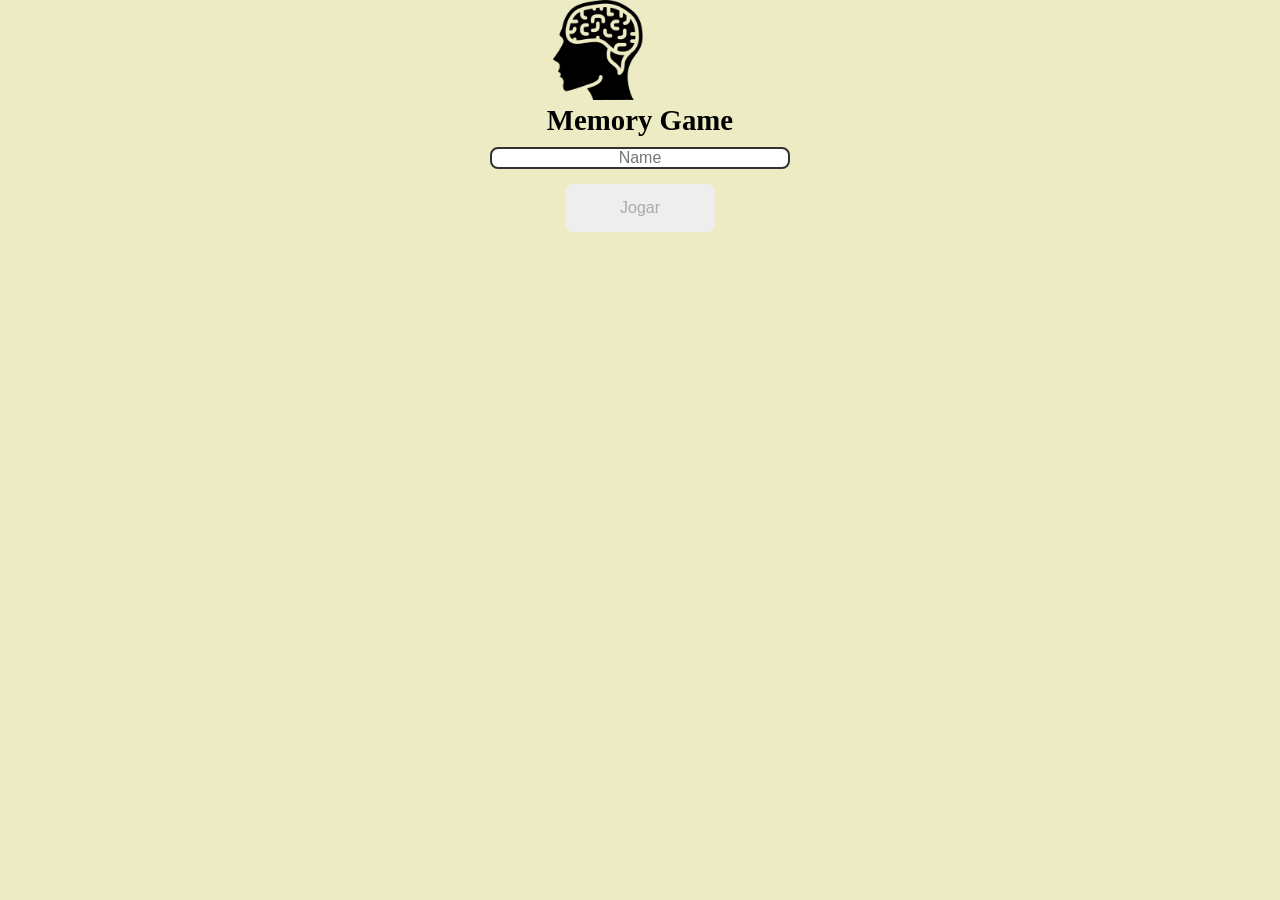
<file: index.html>
<!DOCTYPE html>
<html lang="en">
  <head>
        <meta charset="UTF-8">
        <meta name="viewport" content="width=device-width, initial-scale=1.0">
        <title>Jogo da Memoria |login</title>
        <link rel="stylesheet" href="./css/reset.css">
        <link rel="stylesheet" href="./css/login.css">

        <script defer src="./js/login.js"></script>

    </head>

    <body>

        <form class="login-form">
            <div class="login_header">
                <img src="./images/brain (1).png" alt="brain icon">
                <h1>Memory Game</h1>
            </div>

            <input type="text" placeholder="Name" class="login_input ">
            <button type="submit" class="login_button"disabled>Jogar</button>

        </form>

    </body>


</html>
</file>
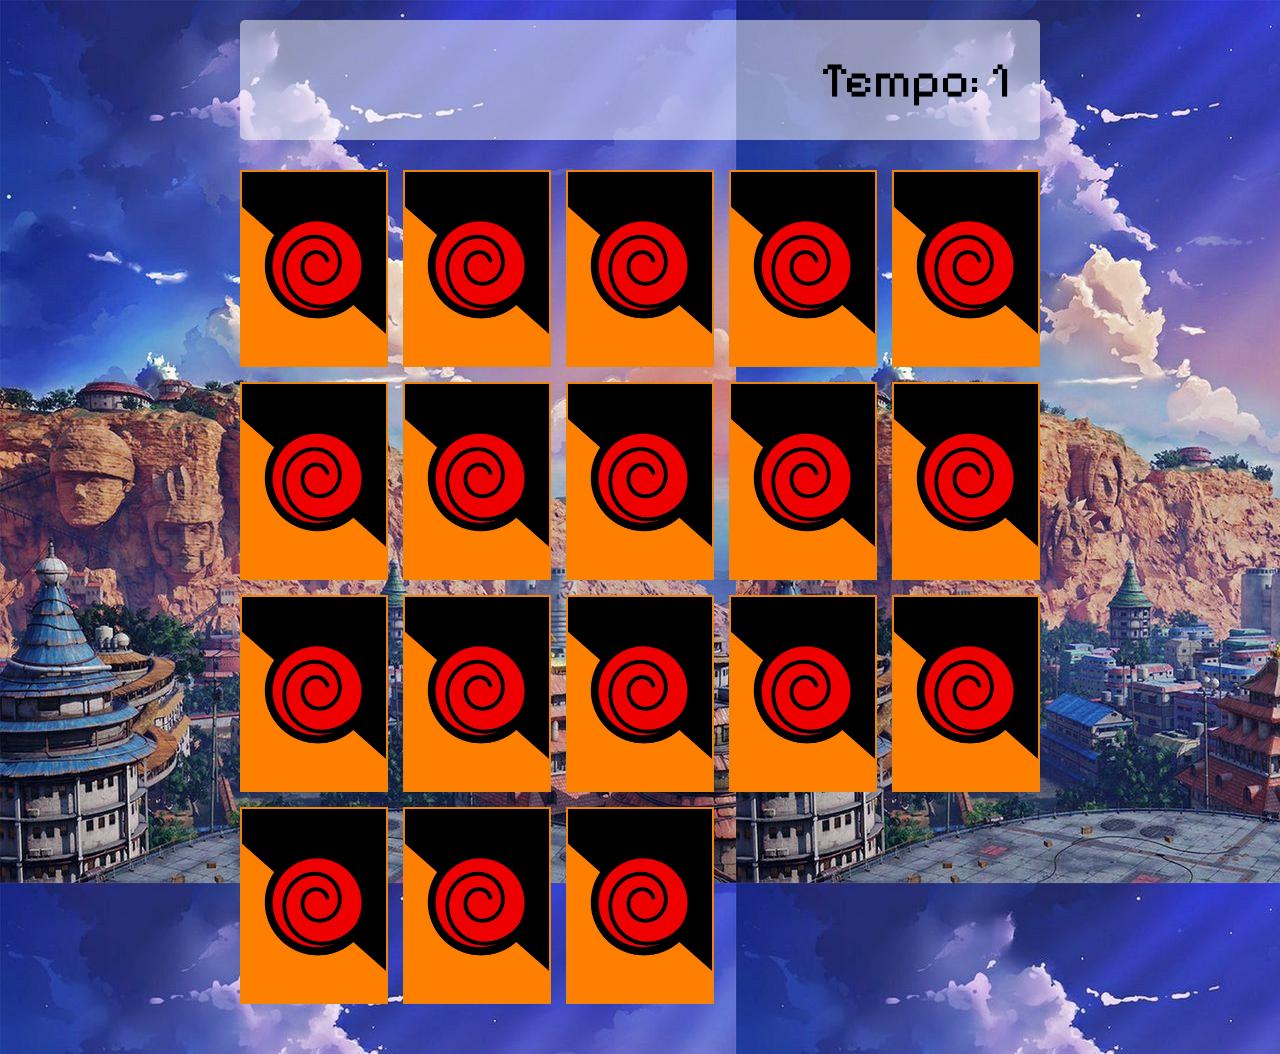
<file: pages/game.html>
<!DOCTYPE html>
<html lang="en">
    <head>
        <meta charset="UTF-8">
        <meta name="viewport" content="width=device-width, initial-scale=1.0">

        <link rel="stylesheet" href="../css/reset.css">
        <link rel="stylesheet" href="../css/game.css">

        <script defer src="../js/game.js"></script>


        <title>Jogo da Memoria</title>
    </head>

    <body>

       <main>
        <header>
            <span class="player"></span>
            <span>Tempo:  <span class="timer">00</span></span>
           </header>
   
           <div class="grid"></div>
       </main>
       
    </body>

</html>
</file>
<file: css/login.css>
.login-form{
    align-items: center;
    display: flex;
    flex-direction: column;
    height: 100vh;
    background-color: #edebc3;
}

.login_header img{
    width: 100px;
}

.login_header h1{
    color: black;
    font-size: 1.8em;
    margin-bottom: 10px;
}

.login_input{
    border:2px solid #333;
    border-radius: 8px;
    color:#333;
    font-size: 1em;
    margin-bottom: 15px;
    max-width: 300px;
    width: 100%;
}

.login_button{
    background-color: #ee665c;
    border-radius: 8px;
    color: #fff;
    cursor: pointer;
    font-size: 1em;
    max-width: 150px;
    padding: 15px;
    width: 100%;
}

.login_button:disabled{
    background-color: #eee;
    color: #aaa;
    cursor: auto;
}
</file>
<file: css/game.css>
main{
    color: aliceblue;
    display: flex;
    flex-direction: column;
    width: 100%;
    background-image: url('../images/background.jpg');
    min-height: 100vh;
    align-items: center;
    justify-content: center;
    padding: 20px 20px 50px;
}

header{
    display: flex;
    align-items: center;
    justify-content: space-between;
    background-color:rgba(255, 255, 255, 0.5);
    font-size: 1.2em;
    width: 100%;
    max-width: 800px;
    padding: 30px;
    margin: 0 0 30px;
    border-radius: 5px;
    font-family: 'pixel-maior';
    font-size: 50px;
    color: black;
}

.grid{
    display:grid;
    grid-template-columns: repeat(5,1fr);
    gap:15px;
    width: 100%;
    max-width: 800px;
    margin:0 auto;
}

.card {
    width: 100%;
    aspect-ratio: 3/4;
    background-color: #333;
    border-radius: 5px;
    position: relative;
    transition: all 400ms ease;
    transform-style: preserve-3d
}

.face{
    width: 100%;
    height: 100%;
    position: absolute;
    background-size: cover;
    background-position: center;
    border: 2px solid #ec840e;
}

.front{
    transform: rotateY(180deg);
   
}

.back{
    background-image: url('../images/verso das cartas.jpg');
    backface-visibility: hidden;
}

.reveal-card{
    transform: rotatey(180deg);
}
</file>
